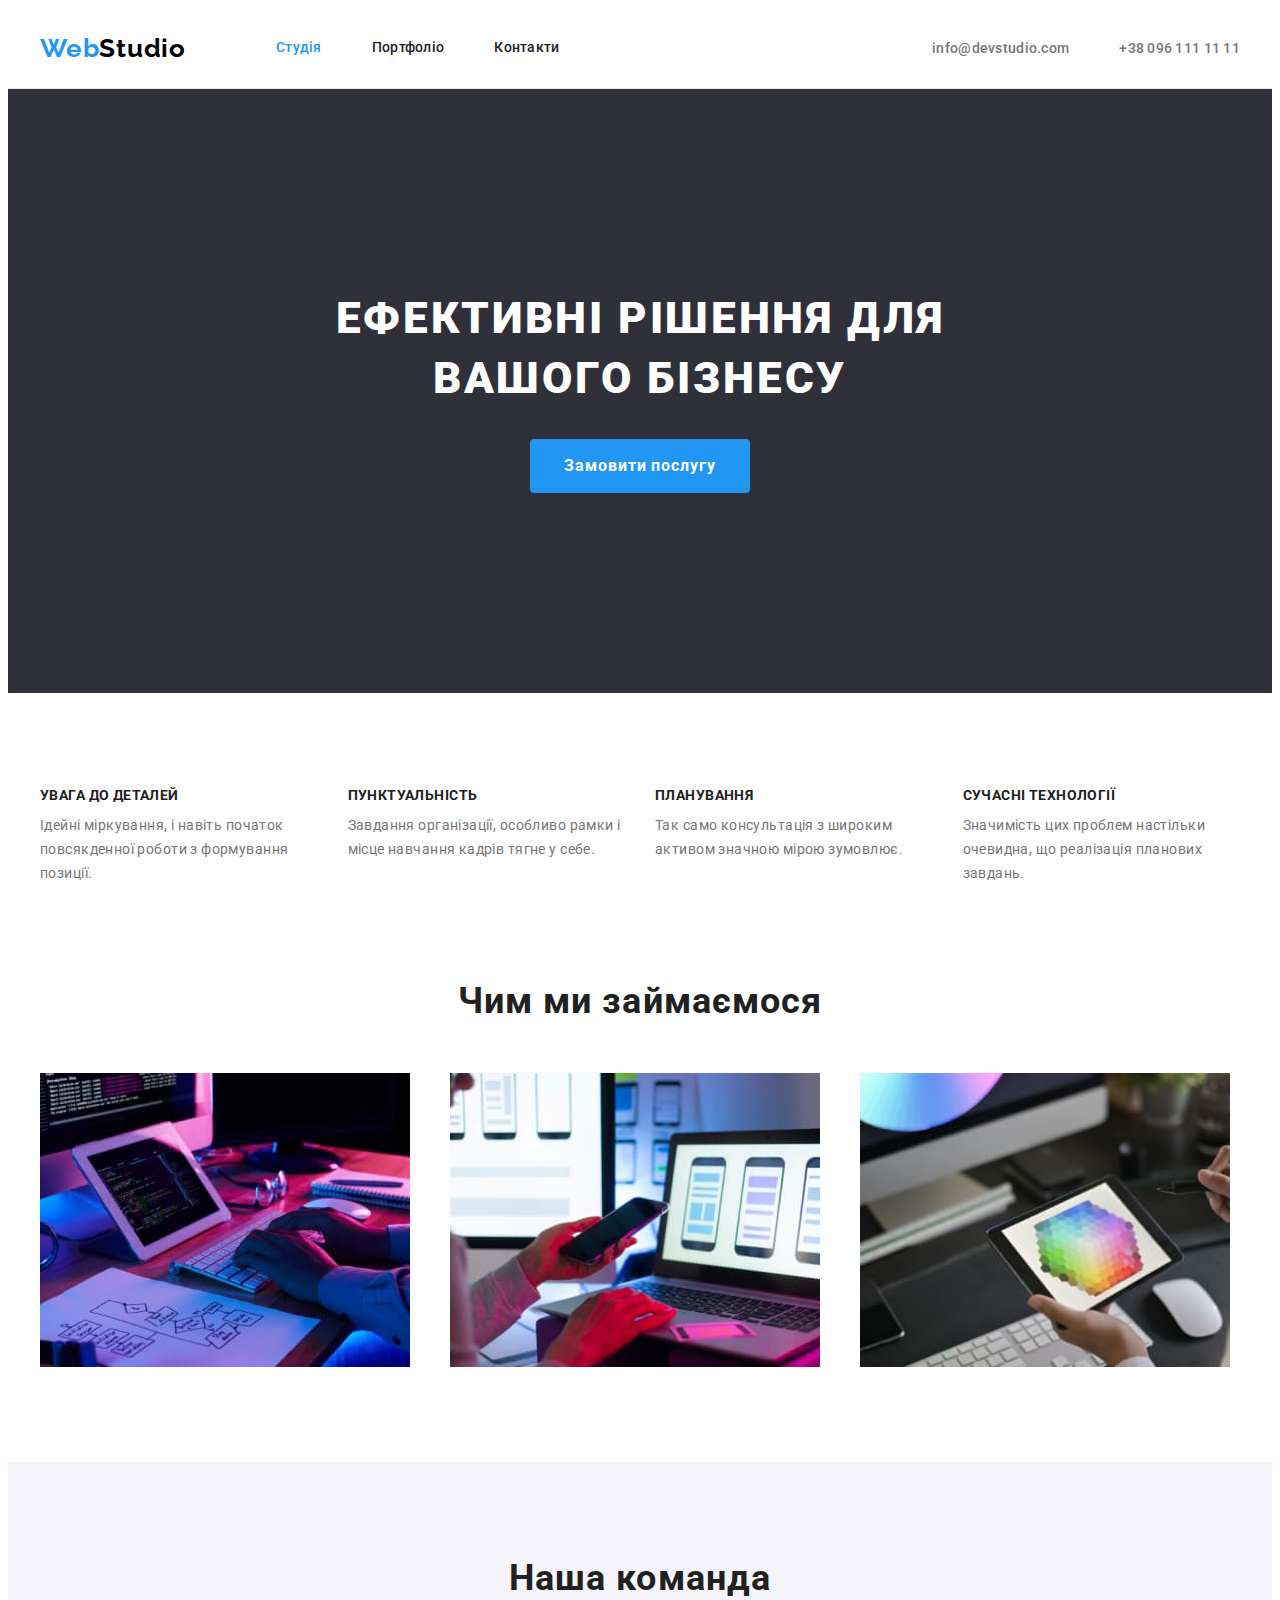
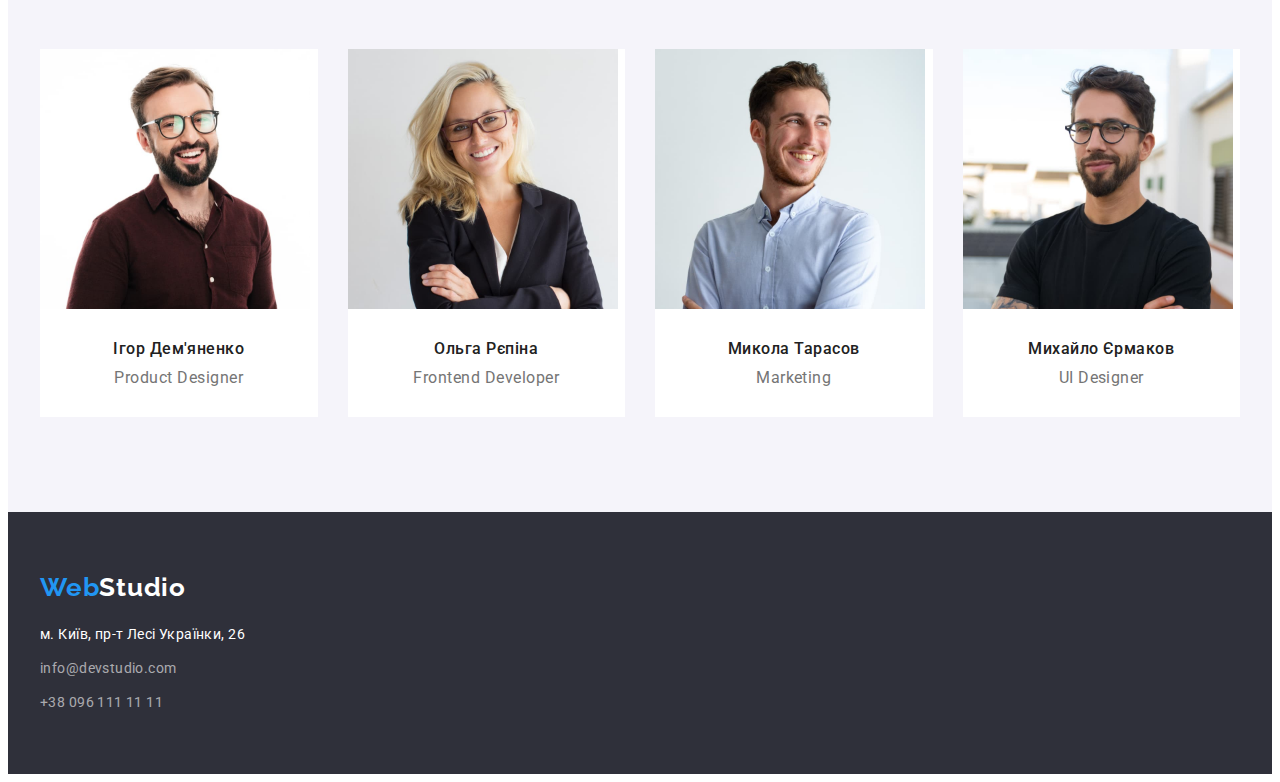
<file: index.html>
<!DOCTYPE html>
<html lang="uk">
  <head>
    <meta charset="UTF-8" />
    <meta http-equiv="X-UA-Compatible" content="IE=edge" />
    <meta name="viewport" content="width=device-width, initial-scale=1.0" />
    <title>WebStudio</title>
    <link rel="preconnect" href="https://fonts.googleapis.com" />
    <link rel="preconnect" href="https://fonts.gstatic.com" crossorigin />
    <link
      href="https://fonts.googleapis.com/css2?family=Raleway:wght@700&family=Roboto:wght@400;500;700;900&display=swap"
      rel="stylesheet"
    />
    <link
      rel="stylesheet"
      href="https://cdnjs.cloudflare.com/ajax/libs/modern-normalize/1.1.0/modern-normalize.min.css"
      integrity="sha512-wpPYUAdjBVSE4KJnH1VR1HeZfpl1ub8YT/NKx4PuQ5NmX2tKuGu6U/JRp5y+Y8XG2tV+wKQpNHVUX03MfMFn9Q=="
      crossorigin="anonymous"
      referrerpolicy="no-referrer"
    />
    <link rel="stylesheet" href="./css/styles.css" />
  </head>
  <body>
    <header class="header-page">
      <!-- Навигация -->
      <div class="container-header container">
        <nav class="container-nav">
          <a href="#" class="logo"><span class="logo-web">Web</span>Studio</a>
          <ul class="header-list list">
            <li class="header-item">
              <a class="header-link current" href="#">Студія</a>
            </li>
            <li class="header-item">
              <a class="header-link" href="./portfolio.html">Портфоліо</a>
            </li>
            <li class="header-item">
              <a class="header-link" href="#">Контакти</a>
            </li>
          </ul>
        </nav>
        <ul class="container-list list">
          <li class="contact-item">
            <a class="contact-link" href="mailto:info@devstudio.com"
              >info@devstudio.com</a
            >
          </li>
          <li class="contact-item">
            <a class="contact-link" href="tel:+380961111111"
              >+38 096 111 11 11</a
            >
          </li>
        </ul>
      </div>
    </header>
    <main>
      <!-- Герой -->
      <section class="section-hero">
        <div class="a container">
          <h1 class="hero-title">Ефективні рішення для вашого бізнесу</h1>
          <button class="hero-button" type="button">Замовити послугу</button>
        </div>
      </section>
      <!-- "Особливості" -->
      <section class="section">
        <div class="container">
          <h2 class="visually-hidden">Особливості</h2>
          <ul class="container-peculiarities list">
            <li class="peculiarities-item">
              <h3 class="peculiarities-title">УВАГА ДО ДЕТАЛЕЙ</h3>
              <p class="peculiarities-text">
                Ідейні міркування, і навіть початок повсякденної роботи з
                формування позиції.
              </p>
            </li>
            <li class="peculiarities-item">
              <h3 class="peculiarities-title">ПУНКТУАЛЬНІСТЬ</h3>
              <p class="peculiarities-text">
                Завдання організації, особливо рамки і місце навчання кадрів
                тягне у себе.
              </p>
            </li>
            <li class="peculiarities-item">
              <h3 class="peculiarities-title">ПЛАНУВАННЯ</h3>
              <p class="peculiarities-text">
                Так само консультація з широким активом значною мірою зумовлює.
              </p>
            </li>
            <li class="peculiarities-item">
              <h3 class="peculiarities-title">СУЧАСНІ ТЕХНОЛОГІЇ</h3>
              <p class="peculiarities-text">
                Значимість цих проблем настільки очевидна, що реалізація
                планових завдань.
              </p>
            </li>
          </ul>
        </div>
      </section>
      <!-- Чим ми займаємося -->
      <section class="section-occupation">
        <div class="container">
          <h2 class="title-section">Чим ми займаємося</h2>
          <ul class="container-occupation list">
            <li class="occupation-item">
              <img
                src="./images/men_typing_a_code.jpg"
                alt="men_typing_a_code"
                width="370"
              />
            </li>
            <li class="occupation-item">
              <img
                src="./images/phone_and_laptop.jpg"
                alt="phone_and_laptop"
                width="370"
              />
            </li>
            <li class="occupation-item">
              <img src="./images/tablet.jpg" alt="tablet" width="370" />
            </li>
          </ul>
        </div>
      </section>
      <!-- Наша команда -->
      <section class="section team-section">
        <div class="container">
          <h2 class="title-section">Наша команда</h2>
          <ul class="container-team list">
            <li class="team-item">
              <img
                src="./images/ihor_demyanenko.jpg"
                alt="ihor_demyanenko"
                width="270"
              />
              <div class="box-content">
                <h3 class="team-title">Ігор Дем'яненко</h3>
                <p class="team-text">Product Designer</p>
              </div>
            </li>
            <li class="team-item">
              <img
                src="./images/olga_repina.jpg"
                alt="olga_repina"
                width="270"
              />
              <div class="box-content">
                <h3 class="team-title">Ольга Рєпіна</h3>
                <p class="team-text">Frontend Developer</p>
              </div>
            </li>
            <li class="team-item">
              <img
                src="./images/mykola_tarasov.jpg"
                alt="mykola_tarasov"
                width="270"
              />
              <div class="box-content">
                <h3 class="team-title">Микола Тарасов</h3>
                <p class="team-text">Marketing</p>
              </div>
            </li>
            <li class="team-item">
              <img
                src="./images/mykhailo_ermakov.jpg"
                alt="mykhailo_ermakov"
                width="270"
              />
              <div class="box-content">
                <h3 class="team-title">Михайло Єрмаков</h3>
                <p class="team-text">UI Designer</p>
              </div>
            </li>
          </ul>
        </div>
      </section>
    </main>
    <!-- футер -->
    <footer class="footer-section">
      <div class="container">
        <a href="#" class="logo-footer"
          ><span class="logo-web">Web</span>Studio</a
        >
        <address>
          <ul class="list">
            <li class="footer-item">
              <a
                href="https://goo.gl/maps/KEET4ZZUK72f1nrk7"
                target="_blank"
                rel="noreferrer noopener"
                class="footer-address"
                >м. Київ, пр-т Лесі Українки, 26</a
              >
            </li>
            <li class="footer-item">
              <a href="mailto:info@devstudio.com" class="footer-link"
                >info@devstudio.com</a
              >
            </li>
            <li>
              <a href="tel:+380961111111" class="footer-link"
                >+38 096 111 11 11</a
              >
            </li>
          </ul>
        </address>
      </div>
    </footer>
  </body>
</html>
</file>
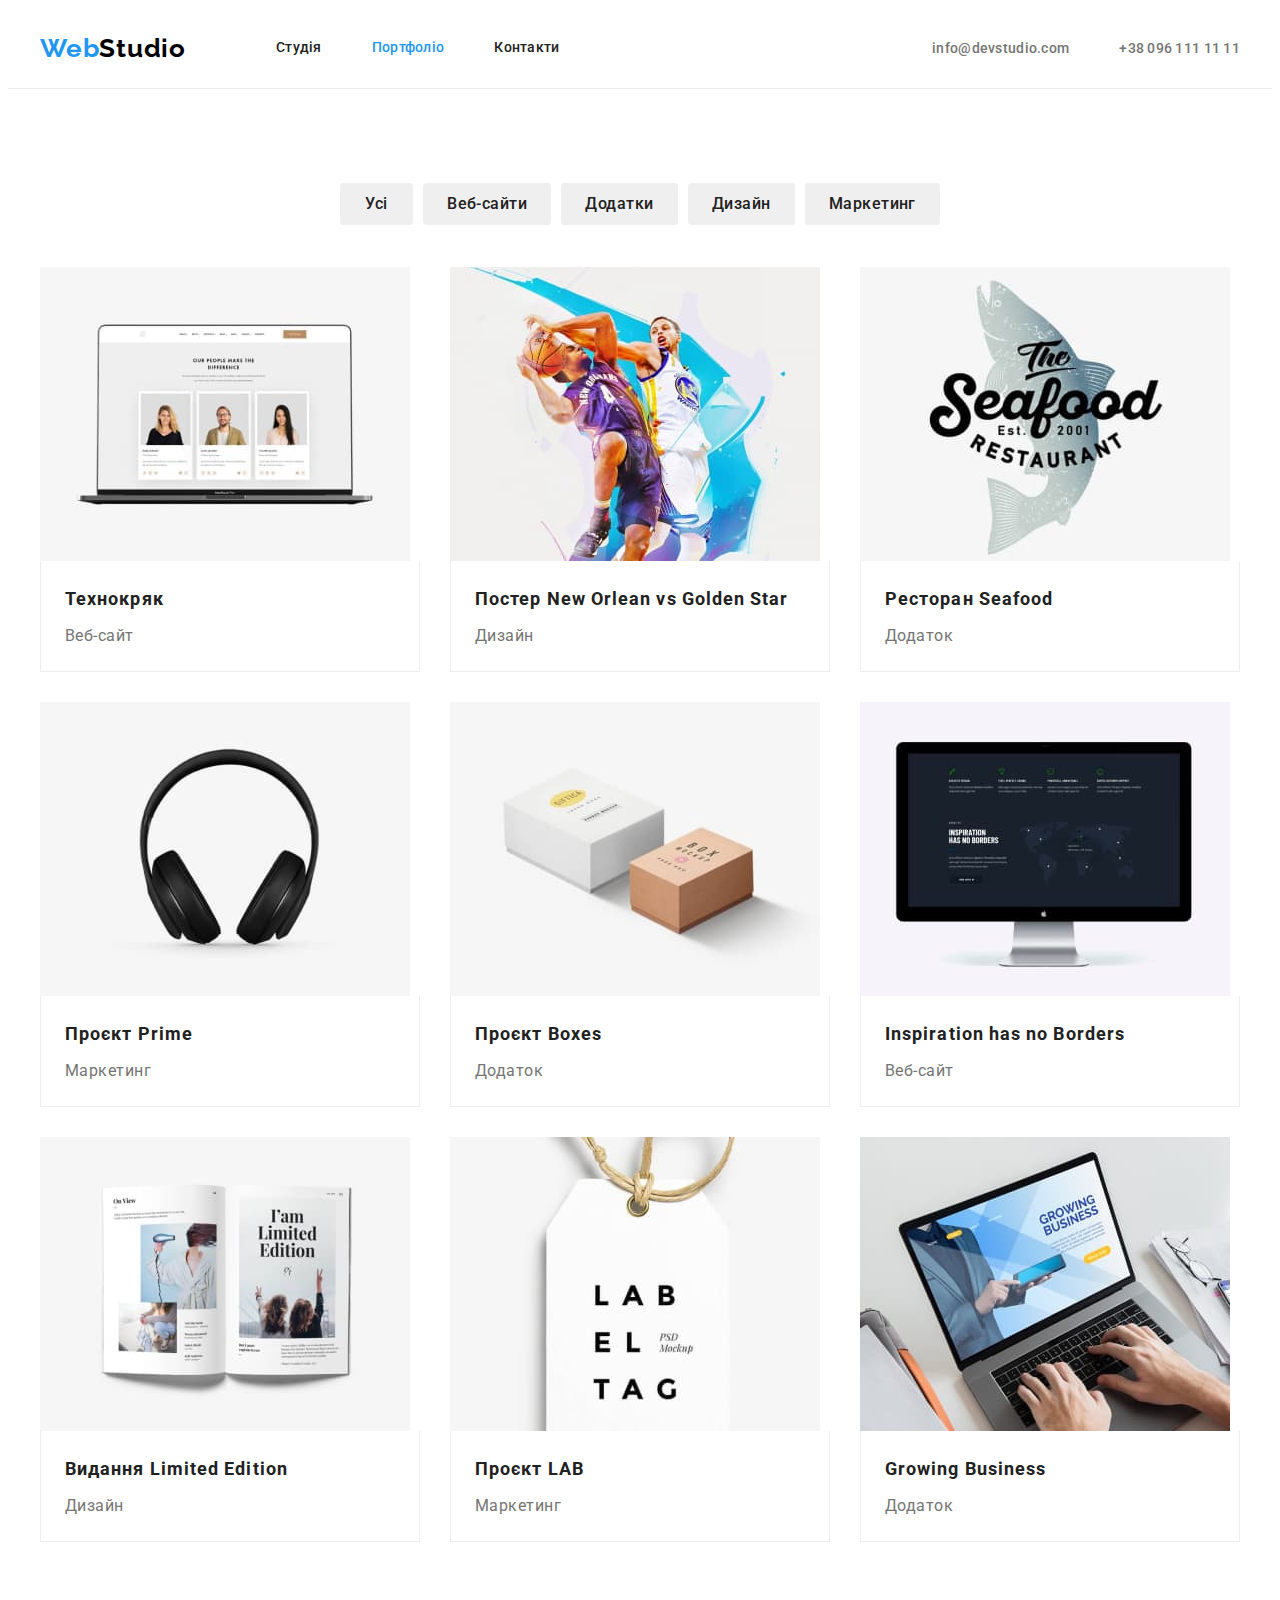
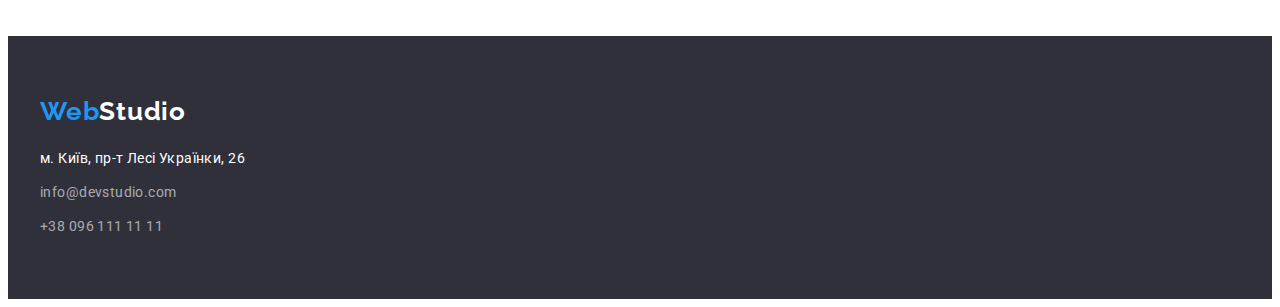
<file: portfolio.html>
<!DOCTYPE html>
<html lang="uk">
  <head>
    <meta charset="UTF-8" />
    <meta http-equiv="X-UA-Compatible" content="IE=edge" />
    <meta name="viewport" content="width=device-width, initial-scale=1.0" />
    <title>WebStudio</title>
    <link rel="preconnect" href="https://fonts.googleapis.com" />
    <link rel="preconnect" href="https://fonts.gstatic.com" crossorigin />
    <link
      href="https://fonts.googleapis.com/css2?family=Raleway:wght@700&family=Roboto:wght@400;500;700;900&display=swap"
      rel="stylesheet"
    />
    <link
      rel="stylesheet"
      href="https://cdnjs.cloudflare.com/ajax/libs/modern-normalize/1.1.0/modern-normalize.min.css"
      integrity="sha512-wpPYUAdjBVSE4KJnH1VR1HeZfpl1ub8YT/NKx4PuQ5NmX2tKuGu6U/JRp5y+Y8XG2tV+wKQpNHVUX03MfMFn9Q=="
      crossorigin="anonymous"
      referrerpolicy="no-referrer"
    />
    <link rel="stylesheet" href="./css/styles.css" />
  </head>
  <body>
    <!-- хедер -->
    <header class="header-page">
      <!-- Навигация -->
      <div class="container-header container">
        <nav class="container-nav">
          <a href="#" class="logo"><span class="logo-web">Web</span>Studio</a>
          <ul class="header-list list">
            <li class="header-item">
              <a class="header-link" href="./index.html">Студія</a>
            </li>
            <li class="header-item">
              <a class="header-link current" href="#">Портфоліо</a>
            </li>
            <li class="header-item">
              <a class="header-link" href="#">Контакти</a>
            </li>
          </ul>
        </nav>
        <ul class="container-list list">
          <li class="contact-item">
            <a class="contact-link" href="mailto:info@devstudio.com"
              >info@devstudio.com</a
            >
          </li>
          <li class="contact-item">
            <a class="contact-link" href="tel:+380961111111"
              >+38 096 111 11 11</a
            >
          </li>
        </ul>
      </div>
    </header>
    <main>
      <!-- портфолио -->
      <section class="portfolio-section">
        <!-- фильтры -->
        <div class="container">
          <h1 class="visually-hidden">Портфоліо</h1>
          <ul class="filter-list list">
            <li class="filter-item">
              <button class="button" type="button">Усі</button>
            </li>
            <li class="filter-item">
              <button class="button" type="button">Веб-сайти</button>
            </li>
            <li class="filter-item">
              <button class="button" type="button">Додатки</button>
            </li>
            <li class="filter-item">
              <button class="button" type="button">Дизайн</button>
            </li>
            <li class="filter-item">
              <button class="button" type="button">Маркетинг</button>
            </li>
          </ul>
          <!-- карточки -->
          <ul class="portfolio-list list">
            <li class="portfolio-item">
              <a href="#" class="portfolio-link">
                <img
                  src="./images/laptop_screen_with_team.jpg"
                  alt="laptop_screen_with_team"
                  width="370"
                />
                <div class="box-portfolio">
                  <h2 class="portfolio-title">Технокряк</h2>
                  <p class="portfolio-text">Веб-сайт</p>
                </div>
              </a>
            </li>
            <li class="portfolio-item">
              <a href="#" class="portfolio-link">
                <img
                  src="./images/two_basketball_players.jpg"
                  alt="two_basketball_players"
                  width="370"
                />
                <div class="box-portfolio">
                  <h2 class="portfolio-title">
                    Постер New Orlean vs Golden Star
                  </h2>
                  <p class="portfolio-text">Дизайн</p>
                </div>
              </a>
            </li>
            <li class="portfolio-item">
              <a href="#" class="portfolio-link">
                <img src="./images/fish_logo.jpg" alt="fish_logo" width="370" />
                <div class="box-portfolio">
                  <h2 class="portfolio-title">Ресторан Seafood</h2>
                  <p class="portfolio-text">Додаток</p>
                </div>
              </a>
            </li>
            <li class="portfolio-item">
              <a href="#" class="portfolio-link">
                <img
                  src="./images/headphones.jpg"
                  alt="headphones"
                  width="370"
                />
                <div class="box-portfolio">
                  <h2 class="portfolio-title">Проєкт Prime</h2>
                  <p class="portfolio-text">Маркетинг</p>
                </div>
              </a>
            </li>
            <li class="portfolio-item">
              <a href="#" class="portfolio-link">
                <img src="./images/two_boxes.jpg" alt="two_boxes" width="370" />
                <div class="box-portfolio">
                  <h2 class="portfolio-title">Проєкт Boxes</h2>
                  <p class="portfolio-text">Додаток</p>
                </div>
              </a>
            </li>
            <li class="portfolio-item">
              <a href="#" class="portfolio-link">
                <img
                  src="./images/computer_screen.jpg"
                  alt="computer_screen"
                  width="370"
                />
                <div class="box-portfolio">
                  <h2 class="portfolio-title">Inspiration has no Borders</h2>
                  <p class="portfolio-text">Веб-сайт</p>
                </div>
              </a>
            </li>
            <li class="portfolio-item">
              <a href="#" class="portfolio-link">
                <img src="./images/journal.jpg" alt="journal" width="370" />
                <div class="box-portfolio">
                  <h2 class="portfolio-title">Видання Limited Edition</h2>
                  <p class="portfolio-text">Дизайн</p>
                </div>
              </a>
            </li>
            <li class="portfolio-item">
              <a href="#" class="portfolio-link">
                <img src="./images/label.jpg" alt="label" width="370" />
                <div class="box-portfolio">
                  <h2 class="portfolio-title">Проєкт LAB</h2>
                  <p class="portfolio-text">Маркетинг</p>
                </div>
              </a>
            </li>
            <li class="portfolio-item">
              <a href="#" class="portfolio-link">
                <img src="./images/notebook.jpg" alt="notebook" />
                <div class="box-portfolio">
                  <h2 class="portfolio-title">Growing Business</h2>
                  <p class="portfolio-text">Додаток</p>
                </div>
              </a>
            </li>
          </ul>
        </div>
      </section>
    </main>
    <!-- футер -->
    <footer class="footer-section">
      <div class="container">
        <a href="#" class="logo-footer"
          ><span class="logo-web">Web</span>Studio</a
        >
        <address>
          <ul class="list">
            <li class="footer-item">
              <a
                href="https://goo.gl/maps/KEET4ZZUK72f1nrk7"
                target="_blank"
                rel="noreferrer noopener"
                class="footer-address"
                >м. Київ, пр-т Лесі Українки, 26</a
              >
            </li>
            <li class="footer-item">
              <a href="mailto:info@devstudio.com" class="footer-link"
                >info@devstudio.com</a
              >
            </li>
            <li>
              <a href="tel:+380961111111" class="footer-link"
                >+38 096 111 11 11</a
              >
            </li>
          </ul>
        </address>
      </div>
    </footer>
  </body>
</html>
</file>
<file: css/styles.css>
:root {
  --primary-text-color: #757575;
  --title-text-color: #212121;
  --accent-color: #2196f3;
  --secondary-white-color: #ffffff;
  --background-color-hero: #2f303a;
  --color-logo: #000000;
  --color-hero-button: #188ce8;
  --background-section-team: #f5f4fa;
  --footer-link: rgba(255, 255, 255, 0.6);
  --border-header: 1px solid #ececec;
  --border-image: 1px solid #eeeeee;
}

body {
  font-family: "Roboto", sans-serif;
  background-color: var(--secondary-white-color);
  color: var(--primary-text-color);
}

img {
  display: block;
  max-width: 100%;
}

.container {
  margin-left: auto;
  margin-right: auto;
  width: 1200px;
  padding-left: 15px;
  padding-right: 15px;
}

.list {
  padding: 0;
  margin: 0;
  list-style: none;
}

.visually-hidden {
  position: absolute;
  white-space: nowrap;
  width: 1px;
  height: 1px;
  overflow: hidden;
  border: 0;
  padding: 0;
  clip: rect(0 0 0 0);
  clip-path: inset(50%);
  margin: -1px;
}

/* HEADER */

.header-page {
  border-bottom: var(--border-header);
}

.container-header {
  display: flex;
}

.container-nav {
  display: flex;
  align-items: center;
}

.logo {
  text-decoration: none;
}

.logo {
  font-family: "Raleway", sans-serif;
  font-weight: 700;
  font-size: 26px;
  line-height: 1.19;
  letter-spacing: 0.03em;
  color: var(--color-logo);
}

.logo-web {
  font-family: "Raleway";
  font-weight: 700;
  font-size: 26px;
  line-height: 1.19;
  letter-spacing: 0.03em;
  color: var(--accent-color);
}

.header-list {
  display: flex;
  margin-left: 90px;
}

.header-item + .header-item {
  margin-left: 50px;
}

.header-link.current {
  color: var(--accent-color);
}

.header-link {
  padding-top: 32px;
  padding-bottom: 32px;
  display: block;
  font-weight: 500;
  font-size: 14px;
  line-height: 1.14;
  letter-spacing: 0.02em;
  color: var(--title-text-color);
  text-decoration: none;
}

.header-link:hover,
.header-link:focus {
  color: var(--accent-color);
}

.container-list {
  display: flex;
  align-items: center;
  margin-left: auto;
}

.contact-item + .contact-item {
  margin-left: 50px;
}

.contact-link {
  padding-top: 32px;
  padding-bottom: 32px;
  font-weight: 500;
  font-size: 14px;
  line-height: 1.14;
  letter-spacing: 0.02em;
  color: var(--primary-text-color);
  text-decoration: none;
}

.contact-link:hover,
.contact-link:focus {
  color: var(--accent-color);
}

/* ГЕРОЙ */

.section-hero {
  margin: 0 auto;
  max-width: 1600px;
  padding: 200px 0;
  text-align: center;
  background: var(--background-color-hero);
}

.hero-title {
  margin-left: auto;
  margin-right: auto;
  max-width: 696px;
  margin-top: 0;
  margin-bottom: 30px;
  font-weight: 900;
  font-size: 44px;
  line-height: 1.36;
  letter-spacing: 0.06em;
  text-transform: uppercase;
  color: var(--secondary-white-color);
}

.hero-button:hover,
.hero-button:focus {
  background-color: var(--color-hero-button);
}

.hero-button {
  padding: 10px 32px;
  border-radius: 4px;
  font-family: inherit;
  font-weight: 700;
  font-size: 16px;
  line-height: 1.88;
  border-color: transparent;
  letter-spacing: 0.06em;
  color: var(--secondary-white-color);
  background-color: var(--accent-color);
  cursor: pointer;
}

/* СЕКЦИИ */

.section {
  padding: 95px 0;
}

/* ОСОБЛИВОСТІ */
.title-section {
  margin-top: 0;
  margin-bottom: 50px;
  font-weight: 700;
  font-size: 36px;
  line-height: 1.17;
  text-align: center;
  letter-spacing: 0.03em;
  color: var(--title-text-color);
}

.container-peculiarities {
  display: flex;
}

.peculiarities-item {
  width: calc((100% - 90px) / 4);
  margin-right: 30px;
}

.peculiarities-item:last-child {
  margin-right: 0;
}

.peculiarities-title {
  margin-top: 0;
  margin-bottom: 10px;
  font-weight: 700;
  font-size: 14px;
  line-height: 1.14;
  letter-spacing: 0.03em;
  text-transform: uppercase;
  color: var(--title-text-color);
}

.peculiarities-text {
  margin-top: 0;
  margin-bottom: 0;
  font-size: 14px;
  line-height: 1.71;
  letter-spacing: 0.03em;
  color: var(--primary-text-color);
}

/* Чим ми займаємося */

.section-occupation {
  padding-bottom: 95px;
}

.container-occupation {
  display: flex;
}

.occupation-item {
  width: calc((100% - 60px) / 3);
  margin-right: 30px;
}

.occupation-item:last-child {
  margin-right: 0;
}

/* Наша команда */

.team-section {
  background: var(--background-section-team);
}

.container-team {
  display: flex;
}

.team-item {
  width: calc((100% - 90px) / 4);
  margin-right: 30px;
  text-align: center;
  background-color: var(--secondary-white-color);
}

.team-item:last-child {
  margin-right: 0;
}

.box-content {
  padding-top: 30px;
  padding-bottom: 30px;
}

.team-title {
  margin-top: 0;
  margin-bottom: 10px;
  font-weight: 500;
  font-size: 16px;
  line-height: 1.19;
  letter-spacing: 0.03em;
  color: var(--title-text-color);
}

.team-text {
  margin-top: 0;
  margin-bottom: 0;
  font-size: 16px;
  line-height: 1.19;
  letter-spacing: 0.03em;
  color: var(--primary-text-color);
}

/* футер */

.footer-section {
  padding: 60px 0;
  background: var(--background-color-hero);
}

.logo-footer {
  display: inline-block;
  margin-bottom: 20px;
  font-family: "Raleway", sans-serif;
  font-weight: 700;
  font-size: 26px;
  line-height: 1.19;
  letter-spacing: 0.03em;
  color: var(--secondary-white-color);
  text-decoration: none;
}

.footer-item {
  margin-bottom: 10px;
}

.footer-address {
  display: inline-block;
  font-style: normal;
  font-weight: 400;
  font-size: 14px;
  line-height: 1.71;
  letter-spacing: 0.03em;
  color: var(--secondary-white-color);
  text-decoration: none;
}

.footer-address:hover,
.footer-address:focus {
  color: var(--accent-color);
}

.footer-link {
  display: inline-block;
  font-style: normal;
  font-size: 14px;
  line-height: 1.71;
  letter-spacing: 0.03em;
  color: var(--footer-link);
  text-decoration: none;
}

.footer-link:hover,
.footer-link:focus {
  color: var(--accent-color);
}

/* п о р т ф о л и о */

.portfolio-section {
  padding-top: 94px;
  padding-bottom: 94px;
}

.filter-list {
  display: flex;
  justify-content: center;
  margin-bottom: 42px;
}

.filter-item + .filter-item {
  margin-left: 10px;
}

.button {
  font-family: inherit;
  font-weight: 500;
  font-size: 16px;
  line-height: 1.62;
  letter-spacing: 0.03em;
  border-color: transparent;
  color: var(--title-text-color);
  cursor: pointer;
  display: block;
  text-align: center;
  min-width: 73px;
  border-radius: 4px;
  padding: 6px 22px;
}

.button:hover,
.button:focus {
  color: var(--secondary-white-color);
}

.button:hover,
.button:focus {
  background-color: var(--accent-color);
}

/* карточки */

.portfolio-list {
  display: flex;
  flex-wrap: wrap;
  gap: 30px;
}

.portfolio-link {
  text-decoration: none;
}

.box-portfolio {
  padding: 20px 24px;
  border-left: var(--border-image);
  border-right: var(--border-image);
  border-bottom: var(--border-image);
}

.portfolio-item {
  width: calc((100% - 60px) / 3);
}

.portfolio-title {
  margin-top: 0;
  margin-bottom: 4px;
  font-weight: 700;
  font-size: 18px;
  line-height: 2;
  letter-spacing: 0.06em;
  color: var(--title-text-color);
}

.portfolio-text {
  margin: 0;
  font-size: 16px;
  line-height: 1.88;
  letter-spacing: 0.03em;
  color: var(--primary-text-color);
}
</file>
